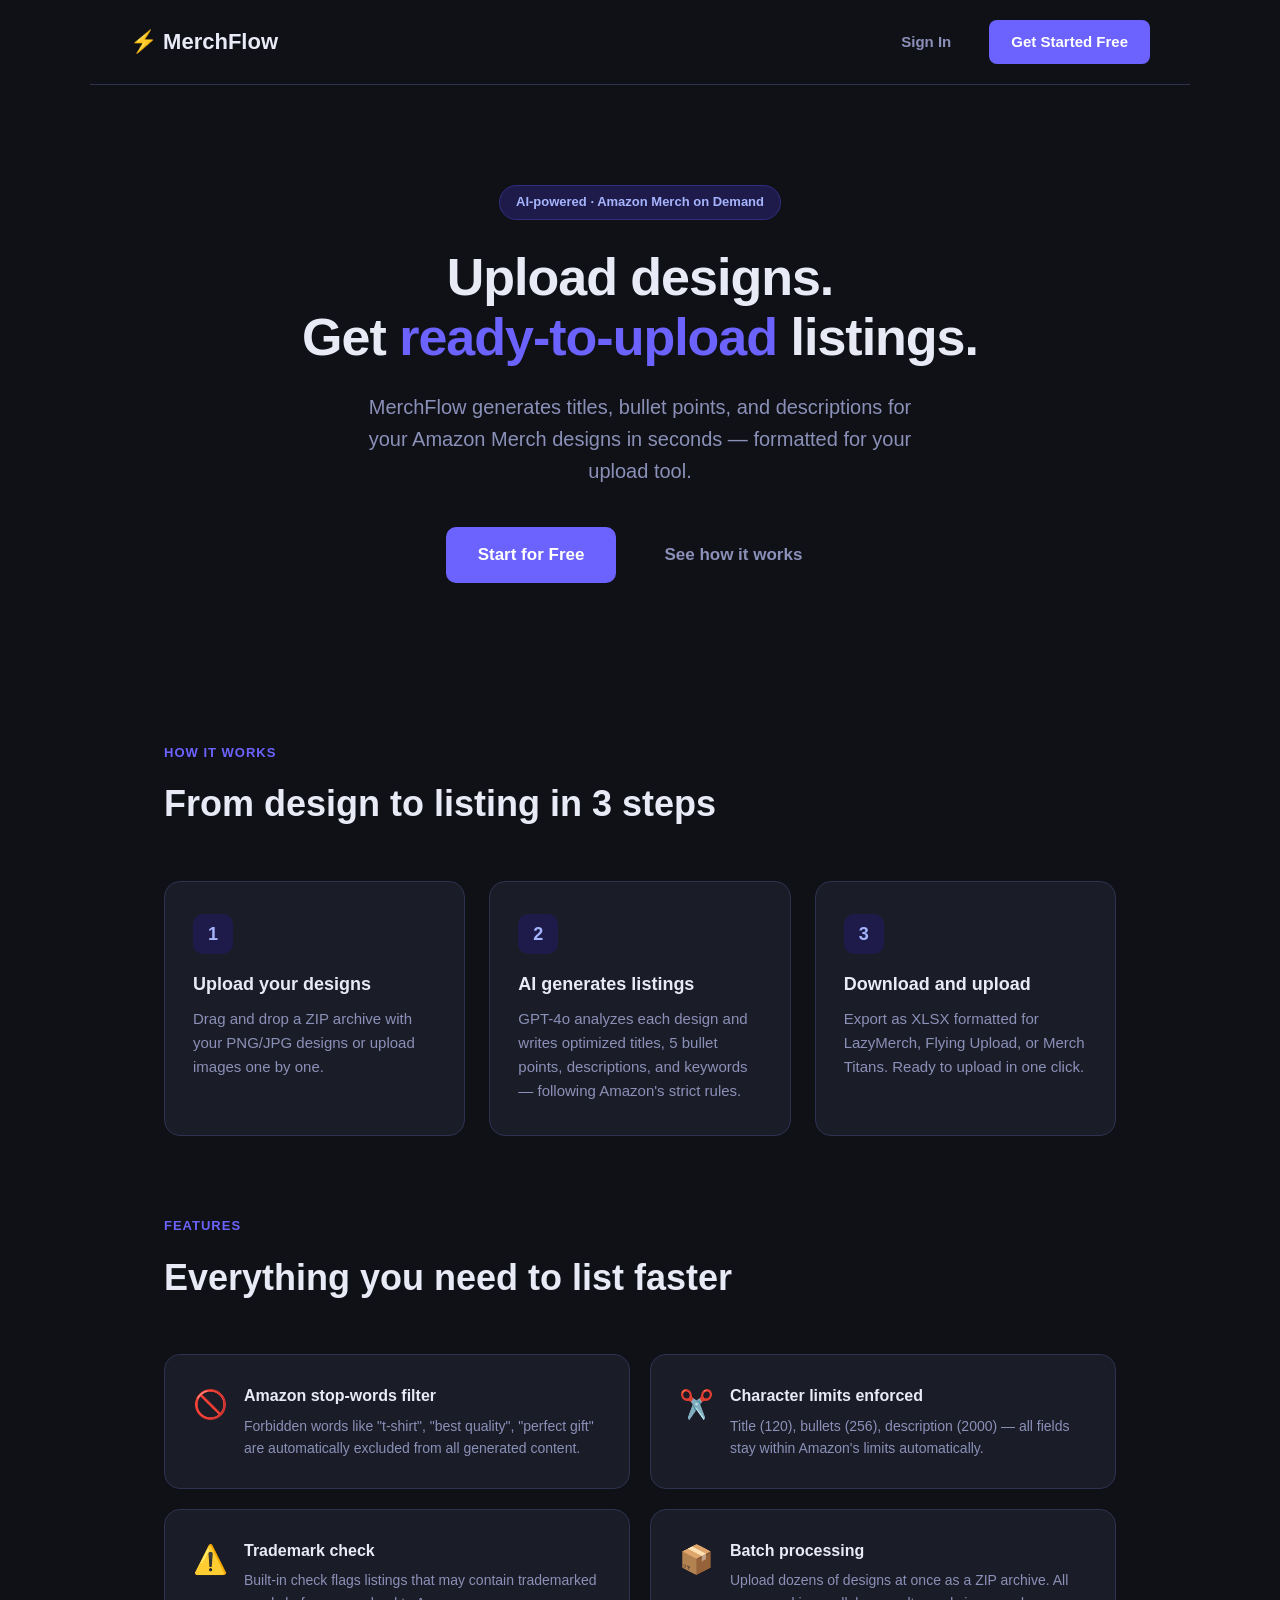
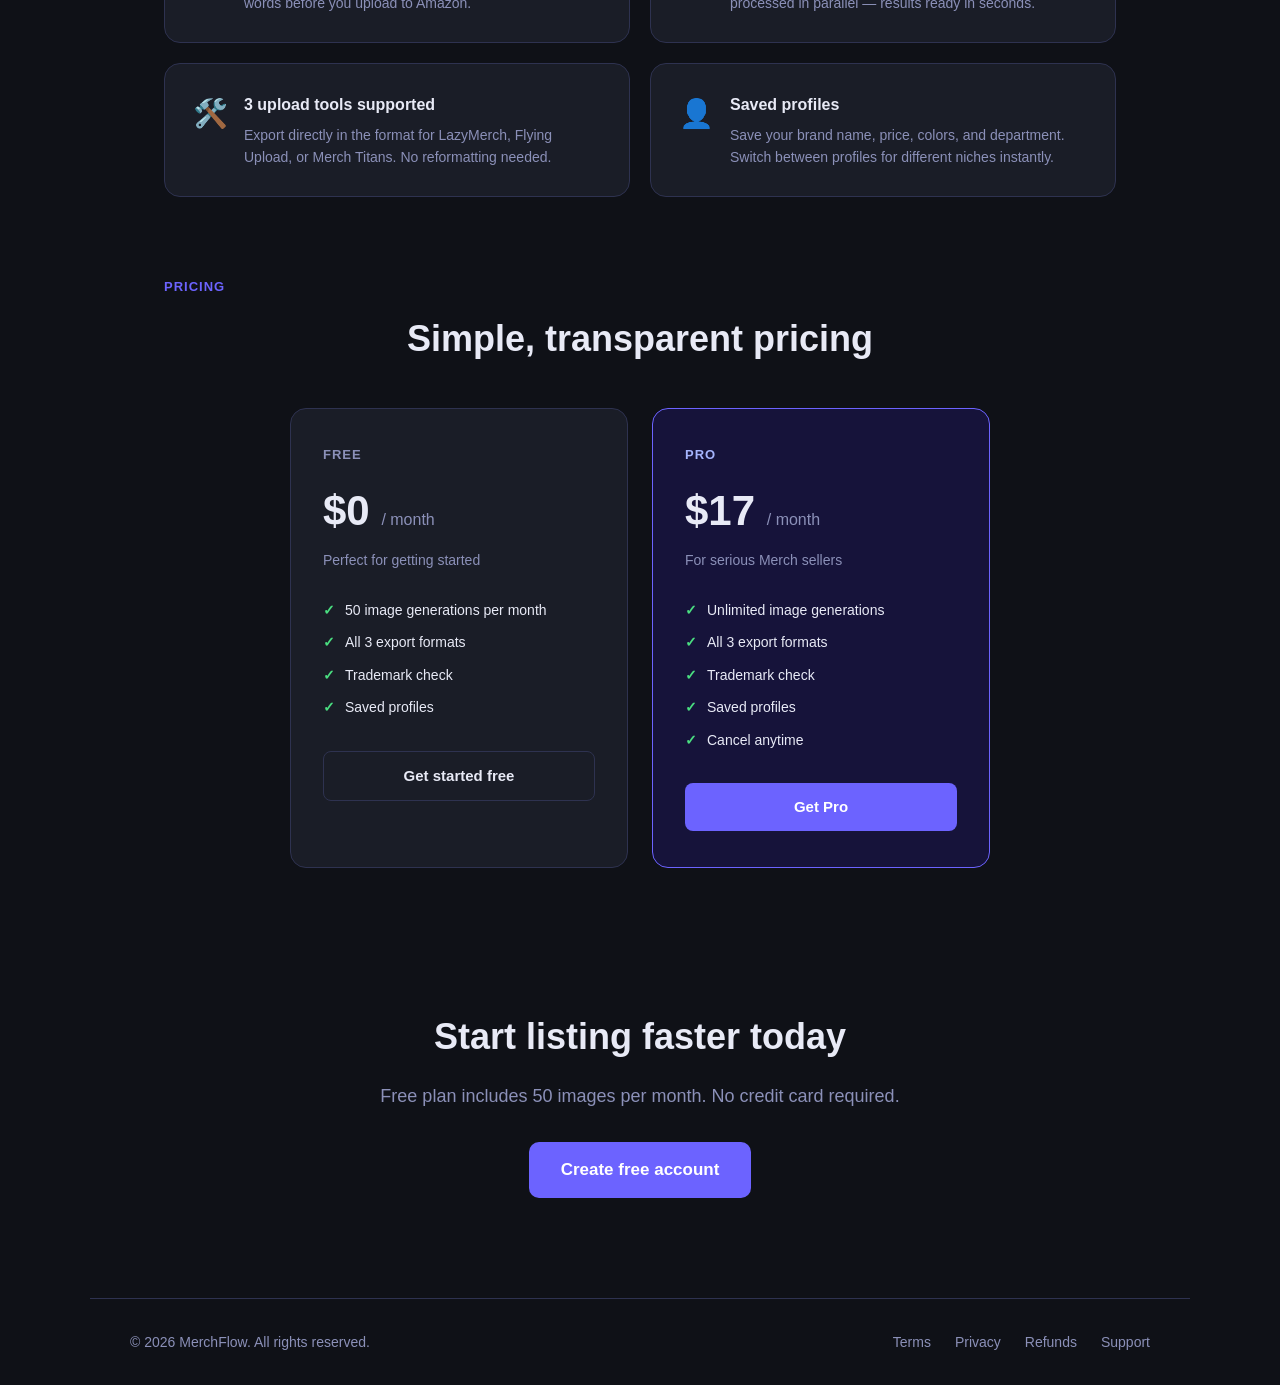
<file: static/index.html>
<!DOCTYPE html>
<html lang="en">
<head>
  <meta charset="UTF-8">
  <meta name="viewport" content="width=device-width, initial-scale=1.0">
  <title>MerchFlow — AI Listings for Amazon Merch on Demand</title>
  <meta name="description" content="Upload your designs, get ready-to-upload Amazon Merch listings in seconds. Titles, bullets, descriptions — generated by AI, formatted for LazyMerch, Flying Upload, and Merch Titans.">
  <style>
    *, *::before, *::after { box-sizing: border-box; margin: 0; padding: 0; }

    :root {
      --bg: #0f1117;
      --surface: #1a1d27;
      --surface2: #22263a;
      --border: #2e3250;
      --accent: #6c63ff;
      --text: #e8eaf6;
      --text-muted: #8b90b8;
    }

    body {
      background: var(--bg);
      color: var(--text);
      font-family: -apple-system, BlinkMacSystemFont, "Segoe UI", sans-serif;
      font-size: 16px;
      line-height: 1.6;
    }

    a { color: var(--accent); text-decoration: none; }
    a:hover { text-decoration: underline; }

    /* NAV */
    nav {
      display: flex;
      align-items: center;
      justify-content: space-between;
      padding: 20px 40px;
      border-bottom: 1px solid var(--border);
      max-width: 1100px;
      margin: 0 auto;
      width: 100%;
    }
    .nav-logo { font-size: 22px; font-weight: 700; color: var(--text); }
    .nav-right { display: flex; gap: 16px; align-items: center; }
    .btn { display: inline-block; padding: 10px 22px; border-radius: 8px; font-weight: 600; font-size: 15px; cursor: pointer; transition: opacity 0.2s; }
    .btn-primary { background: var(--accent); color: white; }
    .btn-primary:hover { opacity: 0.85; text-decoration: none; }
    .btn-ghost { color: var(--text-muted); }
    .btn-ghost:hover { color: var(--text); text-decoration: none; }

    /* HERO */
    .hero {
      text-align: center;
      padding: 100px 24px 80px;
      max-width: 760px;
      margin: 0 auto;
    }
    .hero-badge {
      display: inline-block;
      background: #1e1b4b;
      color: #a5b4fc;
      font-size: 13px;
      font-weight: 600;
      padding: 6px 16px;
      border-radius: 100px;
      margin-bottom: 28px;
      border: 1px solid #312e81;
    }
    .hero h1 {
      font-size: 52px;
      font-weight: 800;
      line-height: 1.15;
      letter-spacing: -1px;
      margin-bottom: 24px;
    }
    .hero h1 span { color: var(--accent); }
    .hero p {
      font-size: 20px;
      color: var(--text-muted);
      max-width: 560px;
      margin: 0 auto 40px;
    }
    .hero-cta { display: flex; gap: 16px; justify-content: center; flex-wrap: wrap; }
    .btn-large { padding: 14px 32px; font-size: 17px; border-radius: 10px; }

    /* HOW IT WORKS */
    .section { max-width: 1000px; margin: 0 auto; padding: 80px 24px; }
    .section-label { color: var(--accent); font-size: 13px; font-weight: 700; letter-spacing: 1px; text-transform: uppercase; margin-bottom: 12px; }
    .section h2 { font-size: 36px; font-weight: 700; margin-bottom: 48px; }

    .steps { display: grid; grid-template-columns: repeat(3, 1fr); gap: 24px; }
    .step {
      background: var(--surface);
      border: 1px solid var(--border);
      border-radius: 16px;
      padding: 32px 28px;
    }
    .step-num {
      width: 40px; height: 40px;
      background: #1e1b4b;
      color: #a5b4fc;
      border-radius: 10px;
      display: flex; align-items: center; justify-content: center;
      font-weight: 700; font-size: 18px;
      margin-bottom: 16px;
    }
    .step h3 { font-size: 18px; font-weight: 700; margin-bottom: 8px; }
    .step p { color: var(--text-muted); font-size: 15px; }

    /* FEATURES */
    .features { display: grid; grid-template-columns: repeat(2, 1fr); gap: 20px; }
    .feature {
      background: var(--surface);
      border: 1px solid var(--border);
      border-radius: 16px;
      padding: 28px;
      display: flex;
      gap: 16px;
    }
    .feature-icon { font-size: 28px; flex-shrink: 0; }
    .feature h3 { font-size: 16px; font-weight: 700; margin-bottom: 6px; }
    .feature p { color: var(--text-muted); font-size: 14px; }

    /* PRICING */
    .pricing { display: grid; grid-template-columns: repeat(2, 1fr); gap: 24px; max-width: 700px; margin: 0 auto; }
    .plan {
      background: var(--surface);
      border: 1px solid var(--border);
      border-radius: 16px;
      padding: 36px 32px;
    }
    .plan.featured { border-color: var(--accent); background: #16133a; }
    .plan-label { font-size: 13px; font-weight: 700; color: var(--text-muted); text-transform: uppercase; letter-spacing: 1px; margin-bottom: 12px; }
    .plan-price { font-size: 42px; font-weight: 800; margin-bottom: 4px; }
    .plan-price span { font-size: 16px; font-weight: 400; color: var(--text-muted); }
    .plan-desc { color: var(--text-muted); font-size: 14px; margin-bottom: 28px; }
    .plan-features { list-style: none; display: flex; flex-direction: column; gap: 10px; margin-bottom: 32px; }
    .plan-features li { font-size: 14px; display: flex; gap: 10px; align-items: flex-start; }
    .plan-features li::before { content: "✓"; color: #4ade80; font-weight: 700; flex-shrink: 0; }
    .plan-btn { display: block; text-align: center; padding: 12px; border-radius: 8px; font-weight: 600; font-size: 15px; }
    .plan-btn.primary { background: var(--accent); color: white; }
    .plan-btn.primary:hover { opacity: 0.85; text-decoration: none; }
    .plan-btn.ghost { border: 1px solid var(--border); color: var(--text); }
    .plan-btn.ghost:hover { border-color: var(--accent); text-decoration: none; }

    /* FOOTER */
    footer {
      border-top: 1px solid var(--border);
      padding: 32px 40px;
      display: flex;
      justify-content: space-between;
      align-items: center;
      color: var(--text-muted);
      font-size: 14px;
      flex-wrap: wrap;
      gap: 16px;
      max-width: 1100px;
      margin: 0 auto;
      width: 100%;
    }
    .footer-links { display: flex; gap: 24px; }
    .footer-links a { color: var(--text-muted); font-size: 14px; }
    .footer-links a:hover { color: var(--text); text-decoration: none; }

    @media (max-width: 640px) {
      .hero h1 { font-size: 34px; }
      .steps { grid-template-columns: 1fr; }
      .features { grid-template-columns: 1fr; }
      .pricing { grid-template-columns: 1fr; }
      nav { padding: 16px 20px; }
    }
  </style>
</head>
<body>

  <nav>
    <div class="nav-logo">⚡ MerchFlow</div>
    <div class="nav-right">
      <a href="/auth.html" class="btn btn-ghost">Sign In</a>
      <a href="/auth.html" class="btn btn-primary">Get Started Free</a>
    </div>
  </nav>

  <!-- HERO -->
  <section class="hero">
    <div class="hero-badge">AI-powered · Amazon Merch on Demand</div>
    <h1>Upload designs.<br>Get <span>ready-to-upload</span> listings.</h1>
    <p>MerchFlow generates titles, bullet points, and descriptions for your Amazon Merch designs in seconds — formatted for your upload tool.</p>
    <div class="hero-cta">
      <a href="/auth.html" class="btn btn-primary btn-large">Start for Free</a>
      <a href="#how-it-works" class="btn btn-ghost btn-large">See how it works</a>
    </div>
  </section>

  <!-- HOW IT WORKS -->
  <section class="section" id="how-it-works">
    <div class="section-label">How it works</div>
    <h2>From design to listing in 3 steps</h2>
    <div class="steps">
      <div class="step">
        <div class="step-num">1</div>
        <h3>Upload your designs</h3>
        <p>Drag and drop a ZIP archive with your PNG/JPG designs or upload images one by one.</p>
      </div>
      <div class="step">
        <div class="step-num">2</div>
        <h3>AI generates listings</h3>
        <p>GPT-4o analyzes each design and writes optimized titles, 5 bullet points, descriptions, and keywords — following Amazon's strict rules.</p>
      </div>
      <div class="step">
        <div class="step-num">3</div>
        <h3>Download and upload</h3>
        <p>Export as XLSX formatted for LazyMerch, Flying Upload, or Merch Titans. Ready to upload in one click.</p>
      </div>
    </div>
  </section>

  <!-- FEATURES -->
  <section class="section" style="padding-top:0">
    <div class="section-label">Features</div>
    <h2>Everything you need to list faster</h2>
    <div class="features">
      <div class="feature">
        <div class="feature-icon">🚫</div>
        <div>
          <h3>Amazon stop-words filter</h3>
          <p>Forbidden words like "t-shirt", "best quality", "perfect gift" are automatically excluded from all generated content.</p>
        </div>
      </div>
      <div class="feature">
        <div class="feature-icon">✂️</div>
        <div>
          <h3>Character limits enforced</h3>
          <p>Title (120), bullets (256), description (2000) — all fields stay within Amazon's limits automatically.</p>
        </div>
      </div>
      <div class="feature">
        <div class="feature-icon">⚠️</div>
        <div>
          <h3>Trademark check</h3>
          <p>Built-in check flags listings that may contain trademarked words before you upload to Amazon.</p>
        </div>
      </div>
      <div class="feature">
        <div class="feature-icon">📦</div>
        <div>
          <h3>Batch processing</h3>
          <p>Upload dozens of designs at once as a ZIP archive. All processed in parallel — results ready in seconds.</p>
        </div>
      </div>
      <div class="feature">
        <div class="feature-icon">🛠️</div>
        <div>
          <h3>3 upload tools supported</h3>
          <p>Export directly in the format for LazyMerch, Flying Upload, or Merch Titans. No reformatting needed.</p>
        </div>
      </div>
      <div class="feature">
        <div class="feature-icon">👤</div>
        <div>
          <h3>Saved profiles</h3>
          <p>Save your brand name, price, colors, and department. Switch between profiles for different niches instantly.</p>
        </div>
      </div>
    </div>
  </section>

  <!-- PRICING -->
  <section class="section" style="padding-top:0" id="pricing">
    <div class="section-label">Pricing</div>
    <h2 style="text-align:center;margin-bottom:40px">Simple, transparent pricing</h2>
    <div class="pricing">
      <div class="plan">
        <div class="plan-label">Free</div>
        <div class="plan-price">$0 <span>/ month</span></div>
        <div class="plan-desc">Perfect for getting started</div>
        <ul class="plan-features">
          <li>50 image generations per month</li>
          <li>All 3 export formats</li>
          <li>Trademark check</li>
          <li>Saved profiles</li>
        </ul>
        <a href="/auth.html" class="plan-btn ghost">Get started free</a>
      </div>
      <div class="plan featured">
        <div class="plan-label" style="color:#a5b4fc">Pro</div>
        <div class="plan-price">$17 <span>/ month</span></div>
        <div class="plan-desc">For serious Merch sellers</div>
        <ul class="plan-features">
          <li>Unlimited image generations</li>
          <li>All 3 export formats</li>
          <li>Trademark check</li>
          <li>Saved profiles</li>
          <li>Cancel anytime</li>
        </ul>
        <a href="/auth.html" class="plan-btn primary">Get Pro</a>
      </div>
    </div>
  </section>

  <!-- CTA -->
  <section style="text-align:center; padding: 60px 24px 100px;">
    <h2 style="font-size:36px;font-weight:800;margin-bottom:16px">Start listing faster today</h2>
    <p style="color:var(--text-muted);margin-bottom:32px;font-size:18px">Free plan includes 50 images per month. No credit card required.</p>
    <a href="/auth.html" class="btn btn-primary btn-large">Create free account</a>
  </section>

  <footer>
    <div>© 2026 MerchFlow. All rights reserved.</div>
    <div class="footer-links">
      <a href="/terms.html">Terms</a>
      <a href="/privacy.html">Privacy</a>
      <a href="/refund.html">Refunds</a>
      <a href="mailto:support@merchflow.dev">Support</a>
    </div>
  </footer>

</body>
</html>
</file>
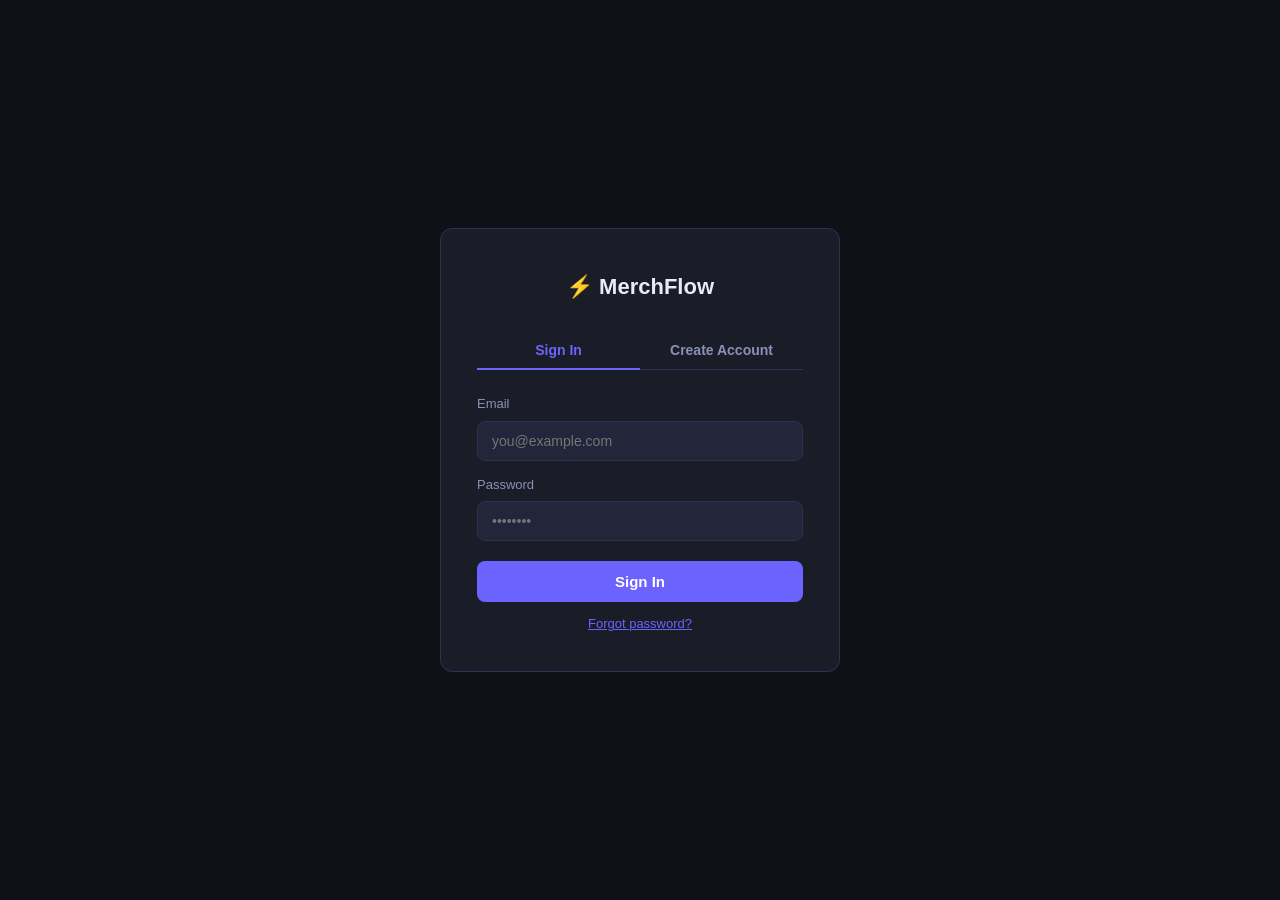
<file: static/auth.html>
<!DOCTYPE html>
<html lang="en">
<head>
  <meta charset="UTF-8">
  <meta name="viewport" content="width=device-width, initial-scale=1.0">
  <title>MerchFlow — Sign In</title>
  <link rel="stylesheet" href="style.css">
  <style>
    .auth-wrap {
      min-height: 100vh;
      display: flex;
      align-items: center;
      justify-content: center;
      padding: 20px;
    }
    .auth-card {
      background: var(--surface);
      border: 1px solid var(--border);
      border-radius: var(--radius);
      padding: 40px 36px;
      width: 100%;
      max-width: 400px;
    }
    .auth-logo {
      font-size: 22px;
      font-weight: 700;
      text-align: center;
      margin-bottom: 28px;
    }
    .auth-tabs {
      display: flex;
      border-bottom: 1px solid var(--border);
      margin-bottom: 24px;
    }
    .auth-tab {
      flex: 1;
      background: none;
      border: none;
      color: var(--text-muted);
      font-size: 14px;
      font-weight: 600;
      padding: 10px;
      cursor: pointer;
      border-bottom: 2px solid transparent;
      margin-bottom: -1px;
      transition: color 0.2s, border-color 0.2s;
    }
    .auth-tab.active {
      color: var(--accent);
      border-bottom-color: var(--accent);
    }
    .auth-form { display: flex; flex-direction: column; gap: 14px; }
    .auth-form label { display: flex; flex-direction: column; gap: 6px; }
    .auth-form label span { font-size: 13px; color: var(--text-muted); }
    .auth-form input {
      background: var(--surface2);
      border: 1px solid var(--border);
      border-radius: 8px;
      color: var(--text);
      padding: 11px 14px;
      font-size: 14px;
      outline: none;
      transition: border-color 0.2s;
    }
    .auth-form input:focus { border-color: var(--accent); }
    .auth-form .btn-primary { margin-top: 6px; }
    .auth-error {
      background: rgba(239,68,68,0.1);
      border: 1px solid rgba(239,68,68,0.3);
      border-radius: 8px;
      color: #f87171;
      font-size: 13px;
      padding: 10px 14px;
      display: none;
    }
    .auth-success {
      background: rgba(34,197,94,0.1);
      border: 1px solid rgba(34,197,94,0.3);
      border-radius: 8px;
      color: #4ade80;
      font-size: 13px;
      padding: 10px 14px;
      display: none;
    }
    .auth-link {
      background: none;
      border: none;
      color: var(--accent);
      font-size: 13px;
      cursor: pointer;
      padding: 0;
      text-align: center;
      text-decoration: underline;
    }
    .auth-link:hover { opacity: 0.8; }
  </style>
</head>
<body>
  <div class="auth-wrap">
    <div class="auth-card">
      <div class="auth-logo">⚡ MerchFlow</div>

      <div class="auth-tabs">
        <button class="auth-tab active" onclick="switchTab('login')">Sign In</button>
        <button class="auth-tab" onclick="switchTab('register')">Create Account</button>
      </div>

      <div id="error-msg" class="auth-error"></div>
      <div id="success-msg" class="auth-success"></div>

      <!-- LOGIN -->
      <form class="auth-form" id="form-login" onsubmit="submitLogin(event)">
        <label>
          <span>Email</span>
          <input type="email" id="login-email" placeholder="you@example.com" required autocomplete="email">
        </label>
        <label>
          <span>Password</span>
          <input type="password" id="login-password" placeholder="••••••••" required autocomplete="current-password">
        </label>
        <button class="btn-primary" type="submit" id="login-btn">Sign In</button>
        <button type="button" class="auth-link" onclick="switchTab('forgot')">Forgot password?</button>
      </form>

      <!-- REGISTER -->
      <form class="auth-form" id="form-register" style="display:none" onsubmit="submitRegister(event)">
        <label>
          <span>Email</span>
          <input type="email" id="reg-email" placeholder="you@example.com" required autocomplete="email">
        </label>
        <label>
          <span>Password <small style="color:var(--text-muted)">(min 8 characters)</small></span>
          <input type="password" id="reg-password" placeholder="••••••••" required autocomplete="new-password">
        </label>
        <label>
          <span>Confirm Password</span>
          <input type="password" id="reg-password2" placeholder="••••••••" required autocomplete="new-password">
        </label>
        <button class="btn-primary" type="submit" id="reg-btn">Create Account</button>
      </form>

      <!-- FORGOT PASSWORD -->
      <form class="auth-form" id="form-forgot" style="display:none" onsubmit="submitForgot(event)">
        <p style="font-size:14px;color:var(--text-muted);margin:0">Enter your email and we'll send you a reset link.</p>
        <label>
          <span>Email</span>
          <input type="email" id="forgot-email" placeholder="you@example.com" required autocomplete="email">
        </label>
        <button class="btn-primary" type="submit" id="forgot-btn">Send Reset Link</button>
        <button type="button" class="auth-link" onclick="switchTab('login')">Back to Sign In</button>
      </form>

      <!-- RESET PASSWORD (shown when ?reset=TOKEN in URL) -->
      <form class="auth-form" id="form-reset" style="display:none" onsubmit="submitReset(event)">
        <p style="font-size:14px;color:var(--text-muted);margin:0">Enter your new password below.</p>
        <label>
          <span>New Password <small style="color:var(--text-muted)">(min 8 characters)</small></span>
          <input type="password" id="reset-password" placeholder="••••••••" required autocomplete="new-password">
        </label>
        <label>
          <span>Confirm New Password</span>
          <input type="password" id="reset-password2" placeholder="••••••••" required autocomplete="new-password">
        </label>
        <button class="btn-primary" type="submit" id="reset-btn">Set New Password</button>
      </form>
    </div>
  </div>

  <script>
    // Redirect if already logged in (unless resetting password)
    const _resetToken = new URLSearchParams(location.search).get("reset");
    if (!_resetToken && localStorage.getItem("mf_token")) location.href = "/app.html";

    // Show reset form if token is in URL
    if (_resetToken) {
      document.querySelector(".auth-tabs").style.display = "none";
      document.getElementById("form-reset").style.display = "flex";
    }

    function switchTab(tab) {
      const tabs = document.querySelectorAll(".auth-tab");
      tabs[0].classList.toggle("active", tab === "login");
      tabs[1].classList.toggle("active", tab === "register");
      document.getElementById("form-login").style.display    = tab === "login"    ? "flex" : "none";
      document.getElementById("form-register").style.display = tab === "register" ? "flex" : "none";
      document.getElementById("form-forgot").style.display   = tab === "forgot"   ? "flex" : "none";
      // Hide tabs when showing forgot form
      document.querySelector(".auth-tabs").style.display = tab === "forgot" ? "none" : "flex";
      hideMessages();
    }

    function showError(msg) {
      const el = document.getElementById("error-msg");
      el.textContent = msg;
      el.style.display = "block";
      document.getElementById("success-msg").style.display = "none";
    }
    function showSuccess(msg) {
      const el = document.getElementById("success-msg");
      el.textContent = msg;
      el.style.display = "block";
      document.getElementById("error-msg").style.display = "none";
    }
    function hideMessages() {
      document.getElementById("error-msg").style.display = "none";
      document.getElementById("success-msg").style.display = "none";
    }

    async function submitLogin(e) {
      e.preventDefault();
      hideMessages();
      const btn = document.getElementById("login-btn");
      btn.disabled = true; btn.textContent = "Signing in…";
      try {
        const res = await fetch("/api/auth/login", {
          method: "POST",
          headers: { "Content-Type": "application/json" },
          body: JSON.stringify({
            email:    document.getElementById("login-email").value,
            password: document.getElementById("login-password").value,
          }),
        });
        const data = await res.json();
        if (!res.ok) { showError(data.detail || "Login failed"); return; }
        localStorage.setItem("mf_token", data.token);
        localStorage.setItem("mf_email", data.email);
        location.href = "/app.html";
      } finally {
        btn.disabled = false; btn.textContent = "Sign In";
      }
    }

    async function submitRegister(e) {
      e.preventDefault();
      hideMessages();
      const p1 = document.getElementById("reg-password").value;
      const p2 = document.getElementById("reg-password2").value;
      if (p1 !== p2) { showError("Passwords do not match"); return; }
      const btn = document.getElementById("reg-btn");
      btn.disabled = true; btn.textContent = "Creating account…";
      try {
        const res = await fetch("/api/auth/register", {
          method: "POST",
          headers: { "Content-Type": "application/json" },
          body: JSON.stringify({
            email:    document.getElementById("reg-email").value,
            password: p1,
          }),
        });
        const data = await res.json();
        if (!res.ok) { showError(data.detail || "Registration failed"); return; }
        localStorage.setItem("mf_token", data.token);
        localStorage.setItem("mf_email", data.email);
        location.href = "/app.html";
      } finally {
        btn.disabled = false; btn.textContent = "Create Account";
      }
    }

    async function submitForgot(e) {
      e.preventDefault();
      hideMessages();
      const btn = document.getElementById("forgot-btn");
      btn.disabled = true; btn.textContent = "Sending…";
      try {
        await fetch("/api/auth/forgot-password", {
          method: "POST",
          headers: { "Content-Type": "application/json" },
          body: JSON.stringify({ email: document.getElementById("forgot-email").value }),
        });
        // Always show success to prevent email enumeration
        showSuccess("If that email is registered, you'll receive a reset link shortly.");
        document.getElementById("form-forgot").style.display = "none";
      } finally {
        btn.disabled = false; btn.textContent = "Send Reset Link";
      }
    }

    async function submitReset(e) {
      e.preventDefault();
      hideMessages();
      const p1 = document.getElementById("reset-password").value;
      const p2 = document.getElementById("reset-password2").value;
      if (p1 !== p2) { showError("Passwords do not match"); return; }
      const btn = document.getElementById("reset-btn");
      btn.disabled = true; btn.textContent = "Saving…";
      try {
        const res = await fetch("/api/auth/reset-password", {
          method: "POST",
          headers: { "Content-Type": "application/json" },
          body: JSON.stringify({ token: _resetToken, password: p1 }),
        });
        const data = await res.json();
        if (!res.ok) { showError(data.detail || "Reset failed"); return; }
        showSuccess("Password updated! Redirecting to sign in…");
        document.getElementById("form-reset").style.display = "none";
        setTimeout(() => { location.href = "/auth.html"; }, 2000);
      } finally {
        btn.disabled = false; btn.textContent = "Set New Password";
      }
    }
  </script>
</body>
</html>
</file>
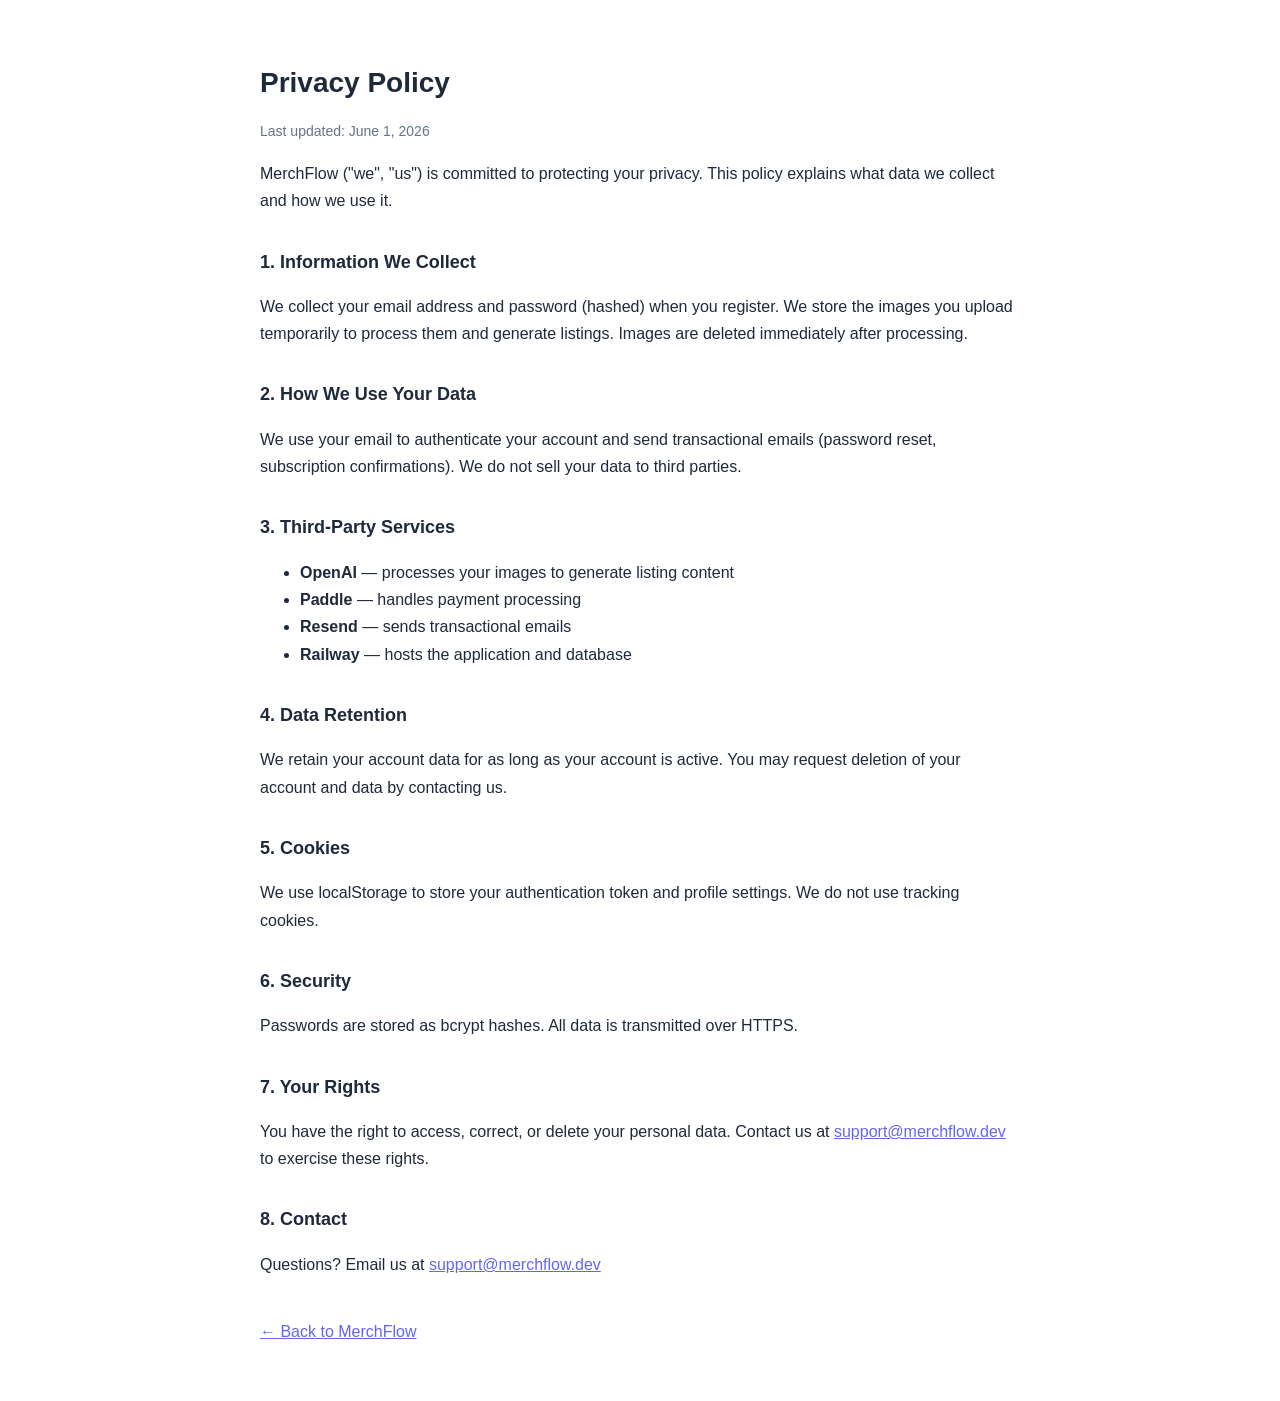
<file: static/privacy.html>
<!DOCTYPE html>
<html lang="en">
<head>
  <meta charset="UTF-8">
  <meta name="viewport" content="width=device-width, initial-scale=1.0">
  <title>Privacy Policy — MerchFlow</title>
  <style>
    body { font-family: sans-serif; max-width: 760px; margin: 0 auto; padding: 40px 24px; color: #1e293b; line-height: 1.7; }
    h1 { font-size: 28px; margin-bottom: 8px; }
    h2 { font-size: 18px; margin-top: 32px; }
    a { color: #6366f1; }
    .muted { color: #64748b; font-size: 14px; }
  </style>
</head>
<body>
  <h1>Privacy Policy</h1>
  <p class="muted">Last updated: June 1, 2026</p>

  <p>MerchFlow ("we", "us") is committed to protecting your privacy. This policy explains what data we collect and how we use it.</p>

  <h2>1. Information We Collect</h2>
  <p>We collect your email address and password (hashed) when you register. We store the images you upload temporarily to process them and generate listings. Images are deleted immediately after processing.</p>

  <h2>2. How We Use Your Data</h2>
  <p>We use your email to authenticate your account and send transactional emails (password reset, subscription confirmations). We do not sell your data to third parties.</p>

  <h2>3. Third-Party Services</h2>
  <ul>
    <li><strong>OpenAI</strong> — processes your images to generate listing content</li>
    <li><strong>Paddle</strong> — handles payment processing</li>
    <li><strong>Resend</strong> — sends transactional emails</li>
    <li><strong>Railway</strong> — hosts the application and database</li>
  </ul>

  <h2>4. Data Retention</h2>
  <p>We retain your account data for as long as your account is active. You may request deletion of your account and data by contacting us.</p>

  <h2>5. Cookies</h2>
  <p>We use localStorage to store your authentication token and profile settings. We do not use tracking cookies.</p>

  <h2>6. Security</h2>
  <p>Passwords are stored as bcrypt hashes. All data is transmitted over HTTPS.</p>

  <h2>7. Your Rights</h2>
  <p>You have the right to access, correct, or delete your personal data. Contact us at <a href="mailto:support@merchflow.dev">support@merchflow.dev</a> to exercise these rights.</p>

  <h2>8. Contact</h2>
  <p>Questions? Email us at <a href="mailto:support@merchflow.dev">support@merchflow.dev</a></p>

  <p style="margin-top:40px"><a href="/">← Back to MerchFlow</a></p>
</body>
</html>
</file>
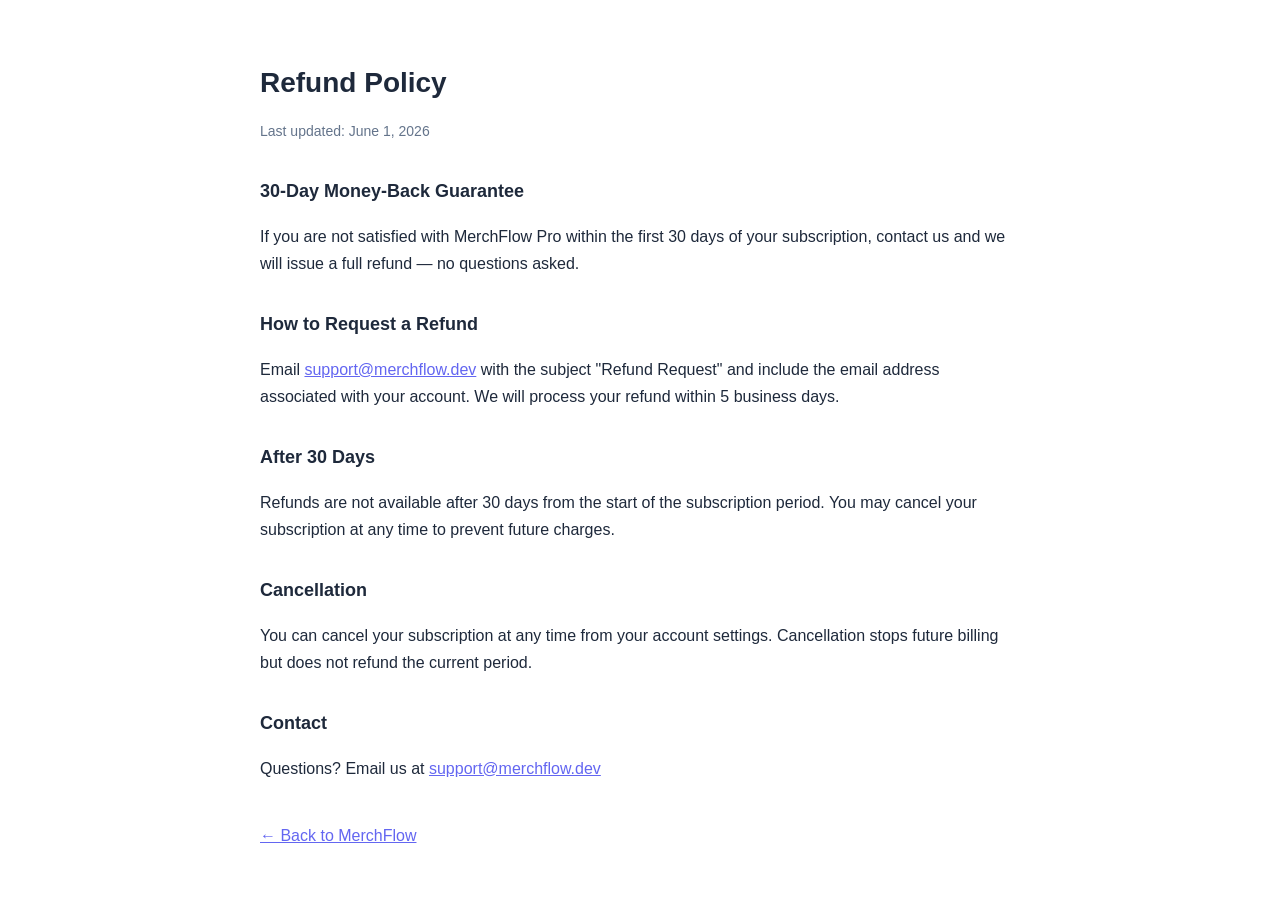
<file: static/refund.html>
<!DOCTYPE html>
<html lang="en">
<head>
  <meta charset="UTF-8">
  <meta name="viewport" content="width=device-width, initial-scale=1.0">
  <title>Refund Policy — MerchFlow</title>
  <style>
    body { font-family: sans-serif; max-width: 760px; margin: 0 auto; padding: 40px 24px; color: #1e293b; line-height: 1.7; }
    h1 { font-size: 28px; margin-bottom: 8px; }
    h2 { font-size: 18px; margin-top: 32px; }
    a { color: #6366f1; }
    .muted { color: #64748b; font-size: 14px; }
  </style>
</head>
<body>
  <h1>Refund Policy</h1>
  <p class="muted">Last updated: June 1, 2026</p>

  <h2>30-Day Money-Back Guarantee</h2>
  <p>If you are not satisfied with MerchFlow Pro within the first 30 days of your subscription, contact us and we will issue a full refund — no questions asked.</p>

  <h2>How to Request a Refund</h2>
  <p>Email <a href="mailto:support@merchflow.dev">support@merchflow.dev</a> with the subject "Refund Request" and include the email address associated with your account. We will process your refund within 5 business days.</p>

  <h2>After 30 Days</h2>
  <p>Refunds are not available after 30 days from the start of the subscription period. You may cancel your subscription at any time to prevent future charges.</p>

  <h2>Cancellation</h2>
  <p>You can cancel your subscription at any time from your account settings. Cancellation stops future billing but does not refund the current period.</p>

  <h2>Contact</h2>
  <p>Questions? Email us at <a href="mailto:support@merchflow.dev">support@merchflow.dev</a></p>

  <p style="margin-top:40px"><a href="/">← Back to MerchFlow</a></p>
</body>
</html>
</file>
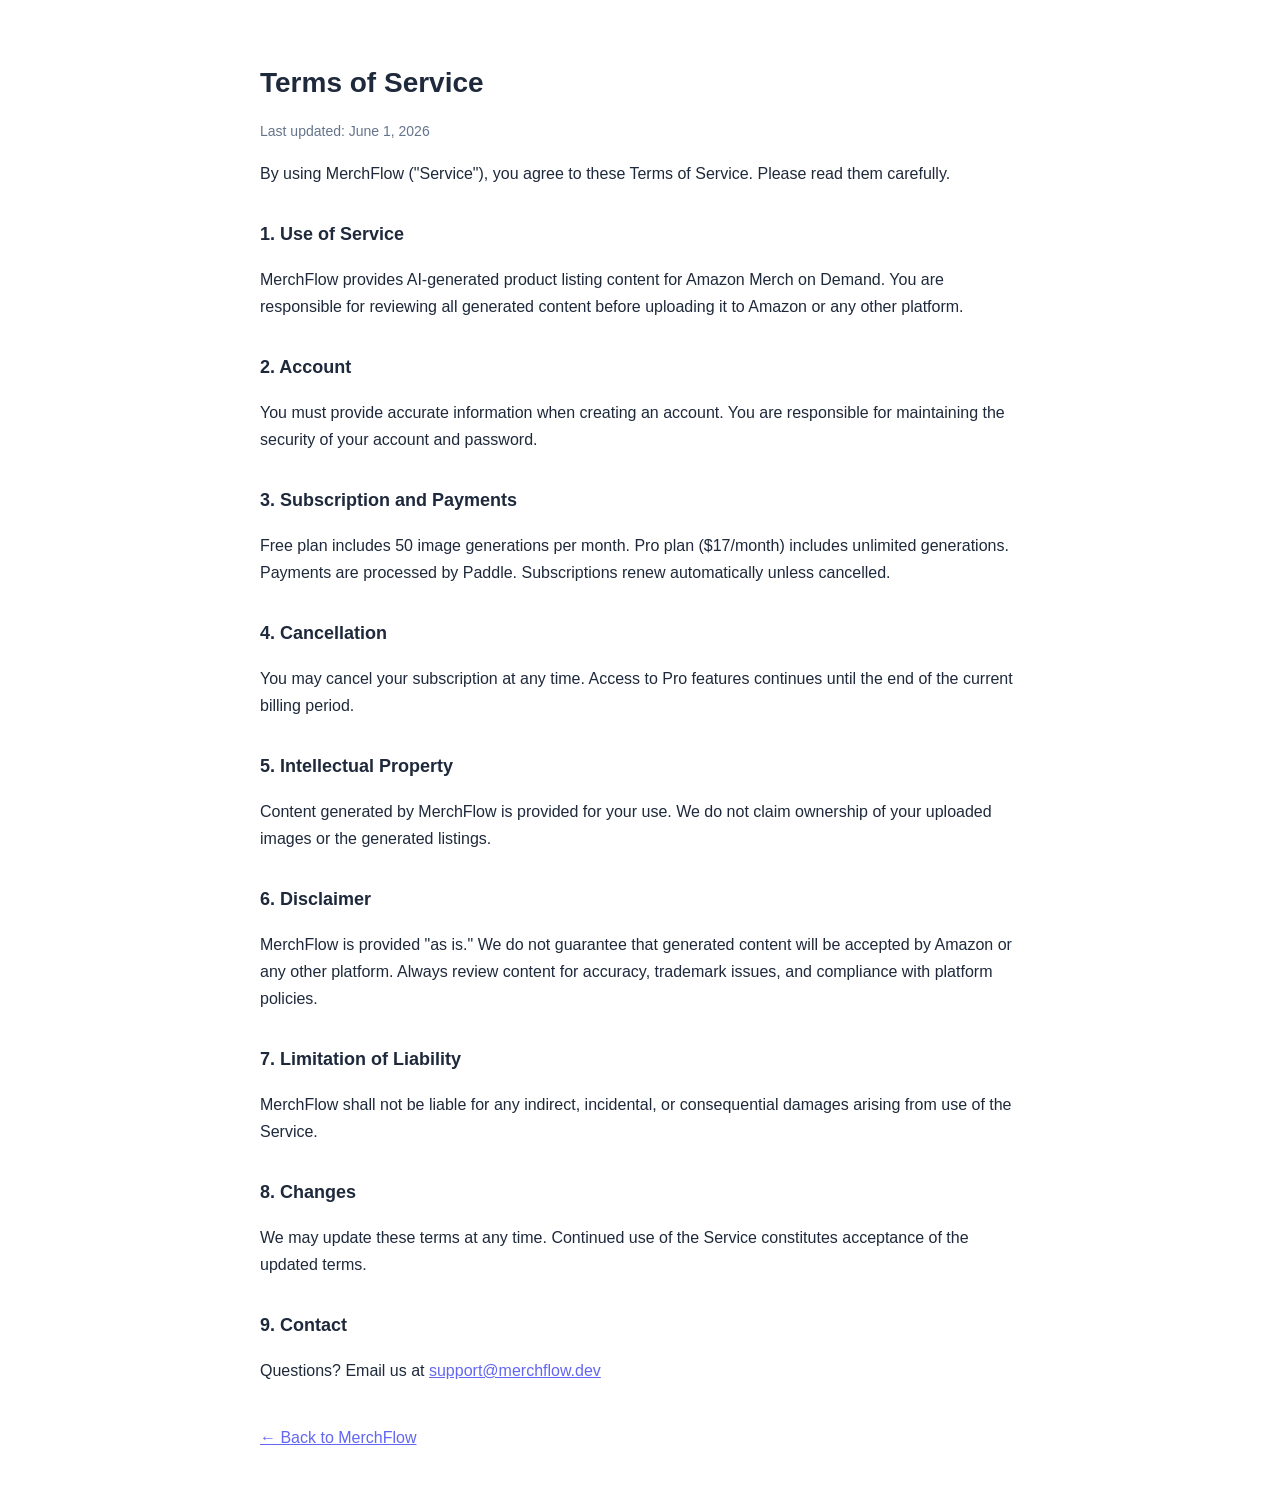
<file: static/terms.html>
<!DOCTYPE html>
<html lang="en">
<head>
  <meta charset="UTF-8">
  <meta name="viewport" content="width=device-width, initial-scale=1.0">
  <title>Terms of Service — MerchFlow</title>
  <style>
    body { font-family: sans-serif; max-width: 760px; margin: 0 auto; padding: 40px 24px; color: #1e293b; line-height: 1.7; }
    h1 { font-size: 28px; margin-bottom: 8px; }
    h2 { font-size: 18px; margin-top: 32px; }
    a { color: #6366f1; }
    .muted { color: #64748b; font-size: 14px; }
  </style>
</head>
<body>
  <h1>Terms of Service</h1>
  <p class="muted">Last updated: June 1, 2026</p>

  <p>By using MerchFlow ("Service"), you agree to these Terms of Service. Please read them carefully.</p>

  <h2>1. Use of Service</h2>
  <p>MerchFlow provides AI-generated product listing content for Amazon Merch on Demand. You are responsible for reviewing all generated content before uploading it to Amazon or any other platform.</p>

  <h2>2. Account</h2>
  <p>You must provide accurate information when creating an account. You are responsible for maintaining the security of your account and password.</p>

  <h2>3. Subscription and Payments</h2>
  <p>Free plan includes 50 image generations per month. Pro plan ($17/month) includes unlimited generations. Payments are processed by Paddle. Subscriptions renew automatically unless cancelled.</p>

  <h2>4. Cancellation</h2>
  <p>You may cancel your subscription at any time. Access to Pro features continues until the end of the current billing period.</p>

  <h2>5. Intellectual Property</h2>
  <p>Content generated by MerchFlow is provided for your use. We do not claim ownership of your uploaded images or the generated listings.</p>

  <h2>6. Disclaimer</h2>
  <p>MerchFlow is provided "as is." We do not guarantee that generated content will be accepted by Amazon or any other platform. Always review content for accuracy, trademark issues, and compliance with platform policies.</p>

  <h2>7. Limitation of Liability</h2>
  <p>MerchFlow shall not be liable for any indirect, incidental, or consequential damages arising from use of the Service.</p>

  <h2>8. Changes</h2>
  <p>We may update these terms at any time. Continued use of the Service constitutes acceptance of the updated terms.</p>

  <h2>9. Contact</h2>
  <p>Questions? Email us at <a href="mailto:support@merchflow.dev">support@merchflow.dev</a></p>

  <p style="margin-top:40px"><a href="/">← Back to MerchFlow</a></p>
</body>
</html>
</file>
<file: static/style.css>
*, *::before, *::after { box-sizing: border-box; margin: 0; padding: 0; }

:root {
  --bg: #0f1117;
  --surface: #1a1d27;
  --surface2: #22263a;
  --border: #2e3250;
  --accent: #6c63ff;
  --accent-hover: #5a52e0;
  --success: #22c55e;
  --warning: #f59e0b;
  --danger: #ef4444;
  --text: #e8eaf6;
  --text-muted: #8b90b8;
  --radius: 12px;
}

body {
  background: var(--bg);
  color: var(--text);
  font-family: -apple-system, BlinkMacSystemFont, "Segoe UI", sans-serif;
  font-size: 15px;
  line-height: 1.6;
  min-height: 100vh;
}

.app {
  max-width: 860px;
  margin: 0 auto;
  padding: 32px 20px 80px;
  display: flex;
  flex-direction: column;
  gap: 20px;
}

/* HEADER */
header {
  display: flex;
  align-items: center;
  justify-content: space-between;
  padding: 12px 0 4px;
  gap: 16px;
  flex-wrap: wrap;
}
.header-left { display: flex; flex-direction: column; }
.header-right { display: flex; align-items: center; gap: 12px; flex-shrink: 0; }
.logo {
  font-size: 26px;
  font-weight: 700;
  letter-spacing: -0.5px;
}
.subtitle {
  color: var(--text-muted);
  font-size: 14px;
  margin-top: 4px;
}
.user-email {
  font-size: 13px;
  color: var(--text-muted);
}
.btn-logout {
  background: none;
  border: 1px solid var(--border);
  border-radius: 8px;
  color: var(--text-muted);
  font-size: 13px;
  padding: 6px 14px;
  cursor: pointer;
  transition: border-color 0.2s, color 0.2s;
}
.btn-logout:hover { border-color: var(--danger); color: var(--danger); }

.btn-upgrade {
  background: var(--accent);
  border: none;
  border-radius: 8px;
  color: white;
  font-size: 13px;
  font-weight: 600;
  padding: 6px 14px;
  cursor: pointer;
  transition: opacity 0.2s;
}
.btn-upgrade:hover { opacity: 0.85; }

.usage-badge.pro { background: #312e81; color: #a5b4fc; }

.usage-badge {
  font-size: 12px;
  padding: 4px 10px;
  border-radius: 99px;
  background: var(--surface2);
  border: 1px solid var(--border);
  color: var(--text-muted);
  white-space: nowrap;
}
.usage-badge.warning { border-color: var(--warning); color: var(--warning); }
.usage-badge.full    { border-color: var(--danger);  color: var(--danger);  }

/* MODAL */
.modal-overlay {
  position: fixed;
  inset: 0;
  background: rgba(0,0,0,0.7);
  display: flex;
  align-items: center;
  justify-content: center;
  z-index: 100;
  padding: 20px;
}
.modal {
  background: var(--surface);
  border: 1px solid var(--border);
  border-radius: var(--radius);
  padding: 40px 36px;
  max-width: 440px;
  width: 100%;
  text-align: center;
  display: flex;
  flex-direction: column;
  align-items: center;
  gap: 14px;
}
.modal-icon { font-size: 48px; }
.modal h2   { font-size: 20px; font-weight: 700; }
.modal p    { font-size: 14px; color: var(--text-muted); line-height: 1.6; }

.waitlist-form {
  display: flex;
  gap: 8px;
  width: 100%;
  margin-top: 4px;
}
.waitlist-form input {
  flex: 1;
  background: var(--surface2);
  border: 1px solid var(--border);
  border-radius: 8px;
  color: var(--text);
  padding: 10px 14px;
  font-size: 14px;
  outline: none;
}
.waitlist-form input:focus { border-color: var(--accent); }
.waitlist-form .btn-primary { margin-top: 0; width: auto; white-space: nowrap; }

.waitlist-success {
  font-size: 14px;
  color: var(--success);
  padding: 10px 16px;
  background: rgba(34,197,94,0.1);
  border-radius: 8px;
  width: 100%;
}
.modal-close {
  background: none;
  border: none;
  color: var(--text-muted);
  font-size: 13px;
  cursor: pointer;
  text-decoration: underline;
  margin-top: 4px;
}
.modal-close:hover { color: var(--text); }

/* CARD */
.card {
  background: var(--surface);
  border: 1px solid var(--border);
  border-radius: var(--radius);
  padding: 24px;
}
.card h2 {
  font-size: 16px;
  font-weight: 600;
  margin-bottom: 18px;
  color: var(--text-muted);
  text-transform: uppercase;
  letter-spacing: 0.5px;
  font-size: 12px;
}

/* SETTINGS */
.settings-header {
  display: flex;
  align-items: center;
  justify-content: space-between;
  margin-bottom: 18px;
  flex-wrap: wrap;
  gap: 10px;
}
.settings-header h2 { margin-bottom: 0; }

.profile-controls {
  display: flex;
  align-items: center;
  gap: 8px;
}
.profile-controls select {
  padding: 7px 12px;
  font-size: 13px;
  min-width: 160px;
}
.btn-icon {
  background: var(--surface2);
  border: 1px solid var(--border);
  border-radius: 8px;
  color: var(--text);
  font-size: 16px;
  width: 36px;
  height: 36px;
  cursor: pointer;
  display: flex;
  align-items: center;
  justify-content: center;
  transition: border-color 0.2s;
  flex-shrink: 0;
}
.btn-icon:hover { border-color: var(--accent); }
.btn-icon-danger:hover { border-color: var(--danger); }

.settings-grid {
  display: grid;
  grid-template-columns: 1fr 1fr;
  gap: 14px;
}
label {
  display: flex;
  flex-direction: column;
  gap: 6px;
}
label span {
  font-size: 13px;
  color: var(--text-muted);
}
input, select {
  background: var(--surface2);
  border: 1px solid var(--border);
  border-radius: 8px;
  color: var(--text);
  padding: 10px 12px;
  font-size: 14px;
  outline: none;
  transition: border-color 0.2s;
}
input:focus, select:focus {
  border-color: var(--accent);
}
select option { background: var(--surface2); }

/* SOFTWARE SELECTOR */
.software-grid {
  display: flex;
  gap: 12px;
  flex-wrap: wrap;
}
.software-option {
  display: flex;
  align-items: center;
  gap: 0;
  cursor: pointer;
}
.software-option input[type="radio"] { display: none; }
.software-label {
  padding: 10px 20px;
  border: 1px solid var(--border);
  border-radius: 8px;
  font-size: 14px;
  font-weight: 500;
  cursor: pointer;
  transition: border-color 0.2s, background 0.2s, color 0.2s;
  user-select: none;
}
.software-option input[type="radio"]:checked + .software-label {
  border-color: var(--accent);
  background: rgba(108, 99, 255, 0.12);
  color: #a8a3ff;
}
.software-label:hover { border-color: var(--accent); }

/* UPLOAD ZONE */
.upload-zone {
  border: 2px dashed var(--border);
  border-radius: var(--radius);
  padding: 40px 20px;
  text-align: center;
  display: flex;
  flex-direction: column;
  align-items: center;
  gap: 10px;
  cursor: pointer;
  transition: border-color 0.2s, background 0.2s;
}
.upload-zone:hover, .upload-zone.drag-over {
  border-color: var(--accent);
  background: rgba(108, 99, 255, 0.05);
}
.upload-icon { font-size: 40px; }
.upload-text { font-size: 16px; font-weight: 500; }
.upload-hint { font-size: 13px; color: var(--text-muted); }

.file-name {
  margin-top: 12px;
  padding: 10px 14px;
  background: var(--surface2);
  border-radius: 8px;
  font-size: 13px;
  color: var(--accent);
}

/* BUTTONS */
.btn-primary {
  background: var(--accent);
  color: #fff;
  border: none;
  border-radius: 8px;
  padding: 12px 28px;
  font-size: 15px;
  font-weight: 600;
  cursor: pointer;
  transition: background 0.2s, opacity 0.2s;
  margin-top: 16px;
  width: 100%;
}
.btn-primary:hover:not(:disabled) { background: var(--accent-hover); }
.btn-primary:disabled { opacity: 0.4; cursor: not-allowed; }

.btn-secondary {
  background: var(--surface2);
  color: var(--text);
  border: 1px solid var(--border);
  border-radius: 8px;
  padding: 9px 20px;
  font-size: 14px;
  cursor: pointer;
  transition: border-color 0.2s;
}
.btn-secondary:hover { border-color: var(--accent); }

/* PROGRESS */
.progress-bar {
  height: 6px;
  background: var(--surface2);
  border-radius: 99px;
  overflow: hidden;
  margin-bottom: 10px;
}
.progress-fill {
  height: 100%;
  background: linear-gradient(90deg, var(--accent), #a78bfa);
  border-radius: 99px;
  width: 0%;
  transition: width 0.4s ease;
  animation: shimmer 1.5s infinite;
}
@keyframes shimmer {
  0%   { filter: brightness(1); }
  50%  { filter: brightness(1.3); }
  100% { filter: brightness(1); }
}
.progress-label {
  font-size: 13px;
  color: var(--text-muted);
  text-align: center;
}

/* RESULTS */
.results-header {
  display: flex;
  align-items: center;
  justify-content: space-between;
  margin-bottom: 18px;
  flex-wrap: wrap;
  gap: 12px;
}
.results-header h2 { margin-bottom: 0; }
.results-header .btn-primary { margin-top: 0; width: auto; }

.truncated-block {
  background: rgba(99, 179, 255, 0.08);
  border: 1px solid rgba(99, 179, 255, 0.25);
  border-radius: 8px;
  padding: 12px 16px;
  font-size: 13px;
  color: #93c5fd;
  margin-bottom: 12px;
}

.warnings-block {
  background: rgba(245, 158, 11, 0.1);
  border: 1px solid rgba(245, 158, 11, 0.3);
  border-radius: 8px;
  padding: 12px 16px;
  font-size: 13px;
  color: var(--warning);
  margin-bottom: 16px;
}

/* LISTING CARD */
.listing-item {
  background: var(--surface2);
  border: 1px solid var(--border);
  border-radius: var(--radius);
  padding: 18px;
  margin-bottom: 12px;
  transition: border-color 0.2s;
}
.listing-item.flagged {
  border-color: rgba(245, 158, 11, 0.5);
}
.listing-item.error {
  border-color: rgba(239, 68, 68, 0.4);
}

.listing-top {
  display: flex;
  align-items: flex-start;
  justify-content: space-between;
  gap: 12px;
  margin-bottom: 12px;
  flex-wrap: wrap;
}
.listing-filename {
  font-size: 12px;
  color: var(--text-muted);
  font-family: monospace;
}
.listing-title {
  font-size: 16px;
  font-weight: 600;
  margin-top: 2px;
}
.badge {
  display: inline-flex;
  align-items: center;
  gap: 4px;
  padding: 3px 10px;
  border-radius: 99px;
  font-size: 12px;
  font-weight: 600;
  white-space: nowrap;
}
.badge-ok    { background: rgba(34, 197, 94, 0.15);  color: var(--success); }
.badge-warn  { background: rgba(245,158,11,0.15);    color: var(--warning); }
.badge-error { background: rgba(239, 68, 68, 0.15);  color: var(--danger);  }

.tm-hits {
  font-size: 12px;
  color: var(--warning);
  margin-top: 4px;
}

.listing-bullets {
  display: flex;
  flex-direction: column;
  gap: 5px;
  margin-top: 10px;
}
.bullet {
  font-size: 13px;
  color: var(--text-muted);
  padding-left: 14px;
  position: relative;
}
.bullet::before {
  content: "•";
  position: absolute;
  left: 0;
  color: var(--accent);
}

.listing-desc {
  font-size: 13px;
  color: var(--text-muted);
  margin-top: 10px;
  padding-top: 10px;
  border-top: 1px solid var(--border);
  line-height: 1.5;
}

.error-msg {
  font-size: 13px;
  color: var(--danger);
}

/* FEEDBACK */
.feedback-fab {
  position: fixed;
  bottom: 28px;
  right: 28px;
  width: 52px;
  height: 52px;
  border-radius: 50%;
  background: var(--accent);
  border: none;
  font-size: 22px;
  cursor: pointer;
  box-shadow: 0 4px 16px rgba(99,102,241,0.4);
  transition: transform 0.2s, box-shadow 0.2s;
  z-index: 999;
}
.feedback-fab:hover {
  transform: scale(1.1);
  box-shadow: 0 6px 20px rgba(99,102,241,0.55);
}
.star-row {
  display: flex;
  gap: 8px;
  justify-content: center;
}
.star {
  font-size: 32px;
  color: var(--border);
  cursor: pointer;
  transition: color 0.15s, transform 0.15s;
  user-select: none;
}
.star:hover,
.star.active { color: #fbbf24; }
.star:hover { transform: scale(1.2); }

/* REGEN */
.regen-bar {
  margin-top: 12px;
  padding-top: 10px;
  border-top: 1px solid var(--border);
}
.btn-regen-toggle {
  background: none;
  border: 1px solid var(--border);
  border-radius: 6px;
  color: var(--text-muted);
  font-size: 12px;
  padding: 4px 10px;
  cursor: pointer;
  transition: color 0.2s, border-color 0.2s;
}
.btn-regen-toggle:hover { color: var(--accent); border-color: var(--accent); }
.regen-panel {
  display: flex;
  align-items: center;
  gap: 12px;
  margin-top: 8px;
  flex-wrap: wrap;
}
.regen-check {
  display: flex;
  align-items: center;
  gap: 5px;
  font-size: 13px;
  color: var(--text-muted);
  cursor: pointer;
}
.regen-check input { cursor: pointer; accent-color: var(--accent); }
.btn-regen-go {
  background: var(--accent);
  border: none;
  border-radius: 6px;
  color: white;
  font-size: 12px;
  font-weight: 600;
  padding: 4px 14px;
  cursor: pointer;
  transition: opacity 0.2s;
}
.btn-regen-go:hover { opacity: 0.85; }
.btn-regen-go:disabled { opacity: 0.5; cursor: not-allowed; }

/* UTIL */
.hidden { display: none !important; }
</file>
